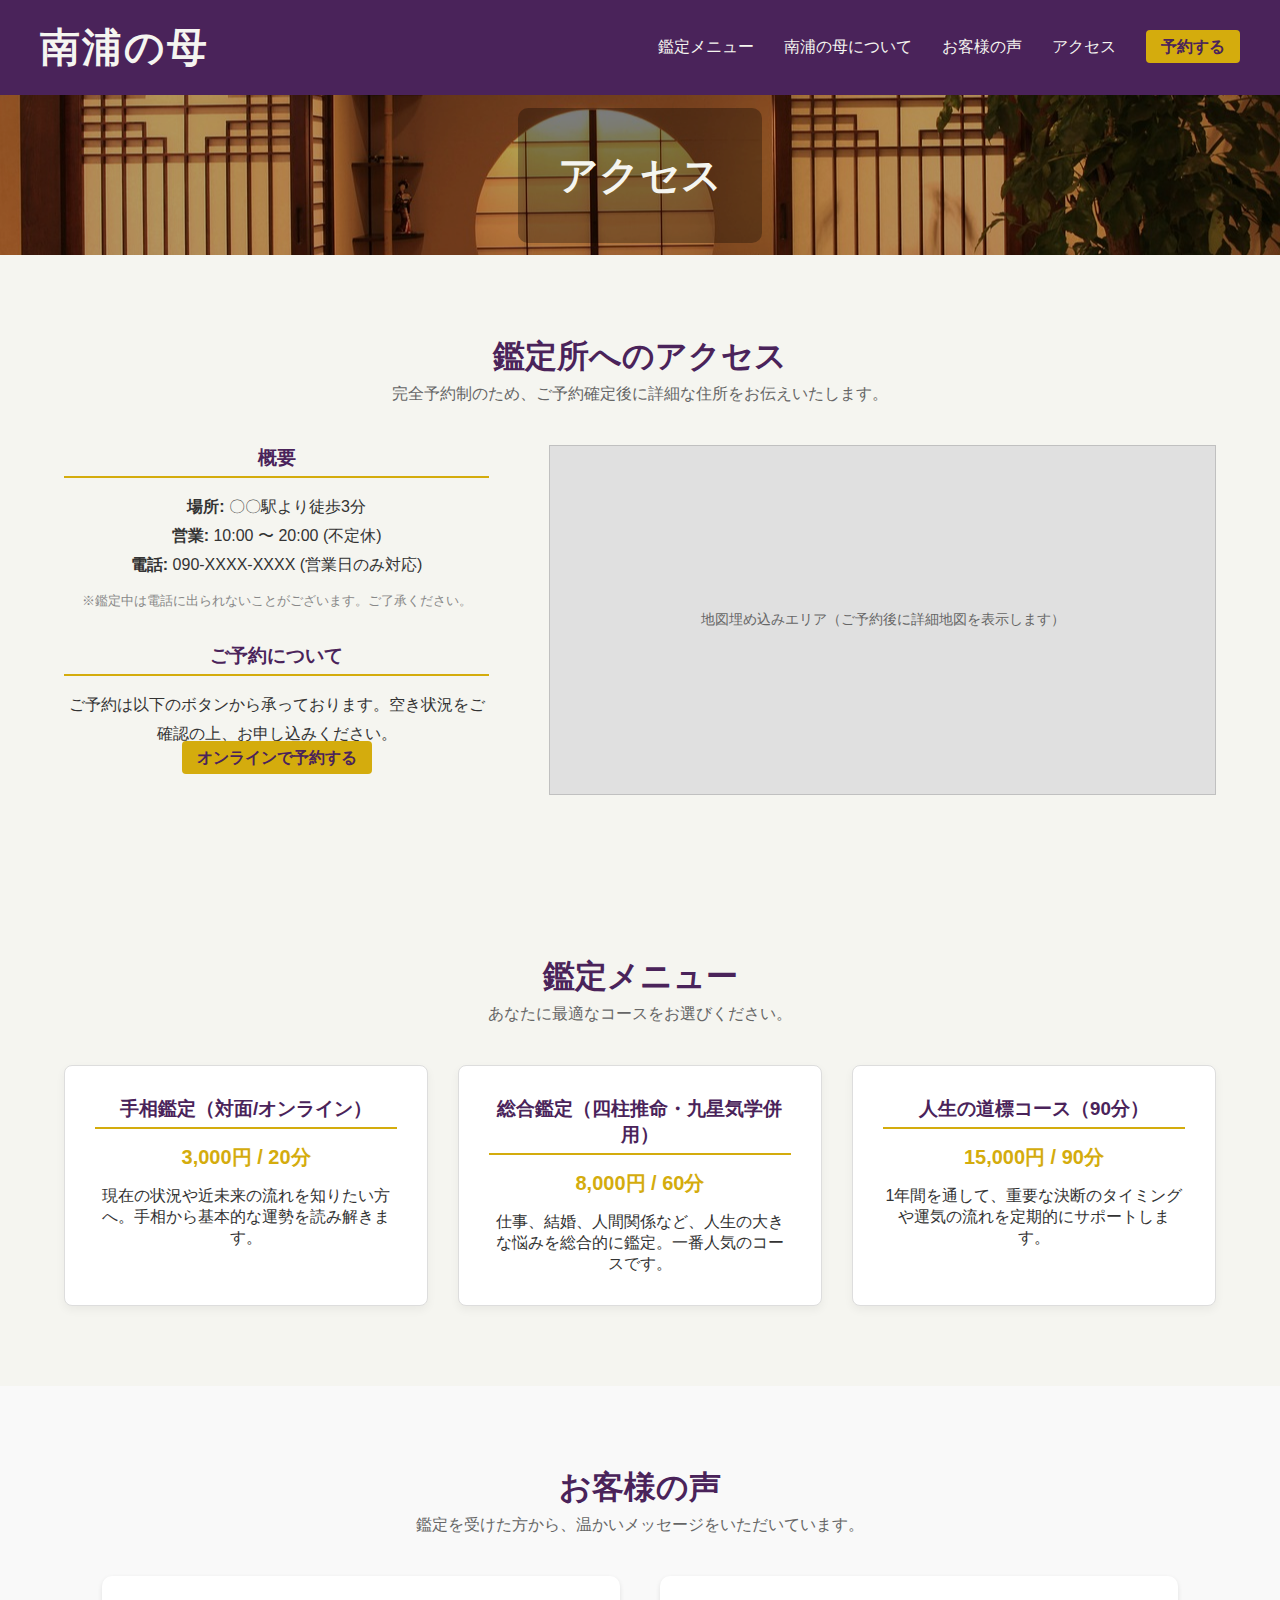
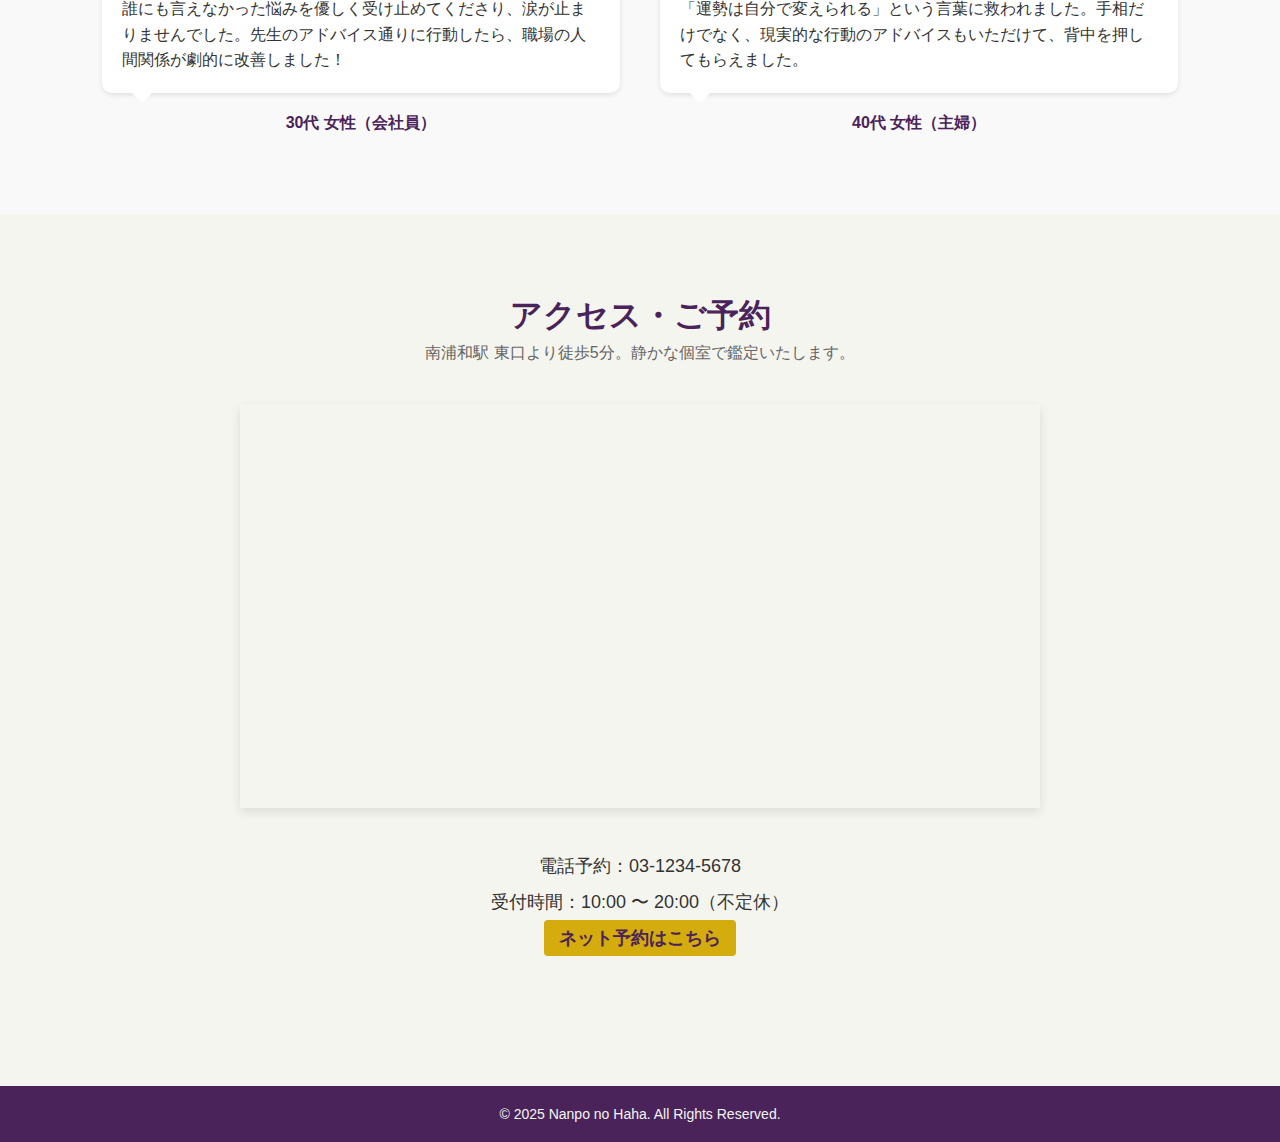
<file: contact.html>
<!DOCTYPE html>
<html lang="ja">
<head>
    <meta charset="UTF-8">
    <meta name="viewport" content="width=device-width, initial-scale=1.0">
    <title>南浦の母 | 公式サイト</title>
    
    <link rel="stylesheet" href="style.css">
</head>
<body>

    <body>

    <header class="main-header">
        <a href="index.html" class="logo">南浦の母</a>
        <nav class="main-nav">
            <ul>
               <li><a href="menu-detail.html">鑑定メニュー</a></li> 
        
               <li><a href="profile.html">南浦の母について</a></li> 

               <li><a href="#reviews">お客様の声</a></li>
               <li><a href="contact.html">アクセス</a></li>
               <li><a href="contact.html" class="cta-button">予約する</a></li>
            </ul>
        </nav>
    </header>
    <section class="hero inner-hero">
        <div class="hero-content">
            <h1>アクセス</h1>
        
        </div></section>
    <section id="contact-content" class="section-padding">
    <h2>鑑定所へのアクセス</h2>
    <p class="section-subtitle">完全予約制のため、ご予約確定後に詳細な住所をお伝えいたします。</p>

    <div class="access-container">
        <div class="access-info">
            <h3>概要</h3>
            <p><strong>場所:</strong> 〇〇駅より徒歩3分</p>
            <p><strong>営業:</strong> 10:00 〜 20:00 (不定休)</p>
            <p><strong>電話:</strong> 090-XXXX-XXXX (営業日のみ対応)</p>
            <p class="note">※鑑定中は電話に出られないことがございます。ご了承ください。</p>

            <h3 style="margin-top: 30px;">ご予約について</h3>
            <p>ご予約は以下のボタンから承っております。空き状況をご確認の上、お申し込みください。</p>
            
            <a href="#" class="cta-button">オンラインで予約する</a>
        </div>

        <div class="map-area">
            <div class="map-placeholder">
                
                <p>地図埋め込みエリア（ご予約後に詳細地図を表示します）</p>
            </div>
        </div>
    </div>
</section>
    <section id="menu" class="section-padding">
        <h2>鑑定メニュー</h2>
        <p class="section-subtitle">あなたに最適なコースをお選びください。</p>

        <div class="menu-container">
            <div class="menu-card">
                <h3>手相鑑定（対面/オンライン）</h3>
                <p class="price">3,000円 / 20分</p>
                <p>現在の状況や近未来の流れを知りたい方へ。手相から基本的な運勢を読み解きます。</p>
            </div>
            
            <div class="menu-card">
                <h3>総合鑑定（四柱推命・九星気学併用）</h3>
                <p class="price">8,000円 / 60分</p>
                <p>仕事、結婚、人間関係など、人生の大きな悩みを総合的に鑑定。一番人気のコースです。</p>
            </div>
            
            <div class="menu-card">
                <h3>人生の道標コース（90分）</h3>
                <p class="price">15,000円 / 90分</p>
                <p>1年間を通して、重要な決断のタイミングや運気の流れを定期的にサポートします。</p>
            </div>
        </div>
    </section>
   <section id="reviews" class="section-padding" style="background-color: #f9f9f9;">
        <h2>お客様の声</h2>
        <p class="section-subtitle">鑑定を受けた方から、温かいメッセージをいただいています。</p>

        <div class="reviews-container">
            <div class="review-item">
                <div class="review-bubble">
                    誰にも言えなかった悩みを優しく受け止めてくださり、涙が止まりませんでした。先生のアドバイス通りに行動したら、職場の人間関係が劇的に改善しました！
                </div>
                <div class="reviewer-name">30代 女性（会社員）</div>
            </div>

            <div class="review-item">
                <div class="review-bubble">
                    「運勢は自分で変えられる」という言葉に救われました。手相だけでなく、現実的な行動のアドバイスもいただけて、背中を押してもらえました。
                </div>
                <div class="reviewer-name">40代 女性（主婦）</div>
            </div>
        </div>
    </section>
    <section id="access" class="section-padding">
        <h2>アクセス・ご予約</h2>
        <p class="section-subtitle">南浦和駅 東口より徒歩5分。静かな個室で鑑定いたします。</p>

        <div class="map-container">
            <iframe src="https://www.google.com/maps/embed?pb=!1m18!1m12!1m3!1d3236.568453413813!2d139.6669931762955!3d35.81985922421396!2m3!1f0!2f0!3f0!3m2!1i1024!2i768!4f13.1!3m3!1m2!1s0x60189360c7760971%3A0x7d6560965377038e!2z5Y2X5rWm5ZKM6aeF!5e0!3m2!1sja!2sjp!4v1709600000000!5m2!1sja!2sjp" width="100%" height="400" style="border:0;" allowfullscreen="" loading="lazy" referrerpolicy="no-referrer-when-downgrade"></iframe>
        </div>

        <div class="contact-info">
            <p>電話予約：03-1234-5678</p>
            <p>受付時間：10:00 〜 20:00（不定休）</p>
            <a href="#" class="cta-button">ネット予約はこちら</a>
        </div>
    </section>
    <footer id="main-footer">
        <p>&copy; 2025 Nanpo no Haha. All Rights Reserved.</p>
    </footer>
    <script src="script.js"></script>
</body>
    

    <script src="script.js"></script>
</body>
</html>
</file>
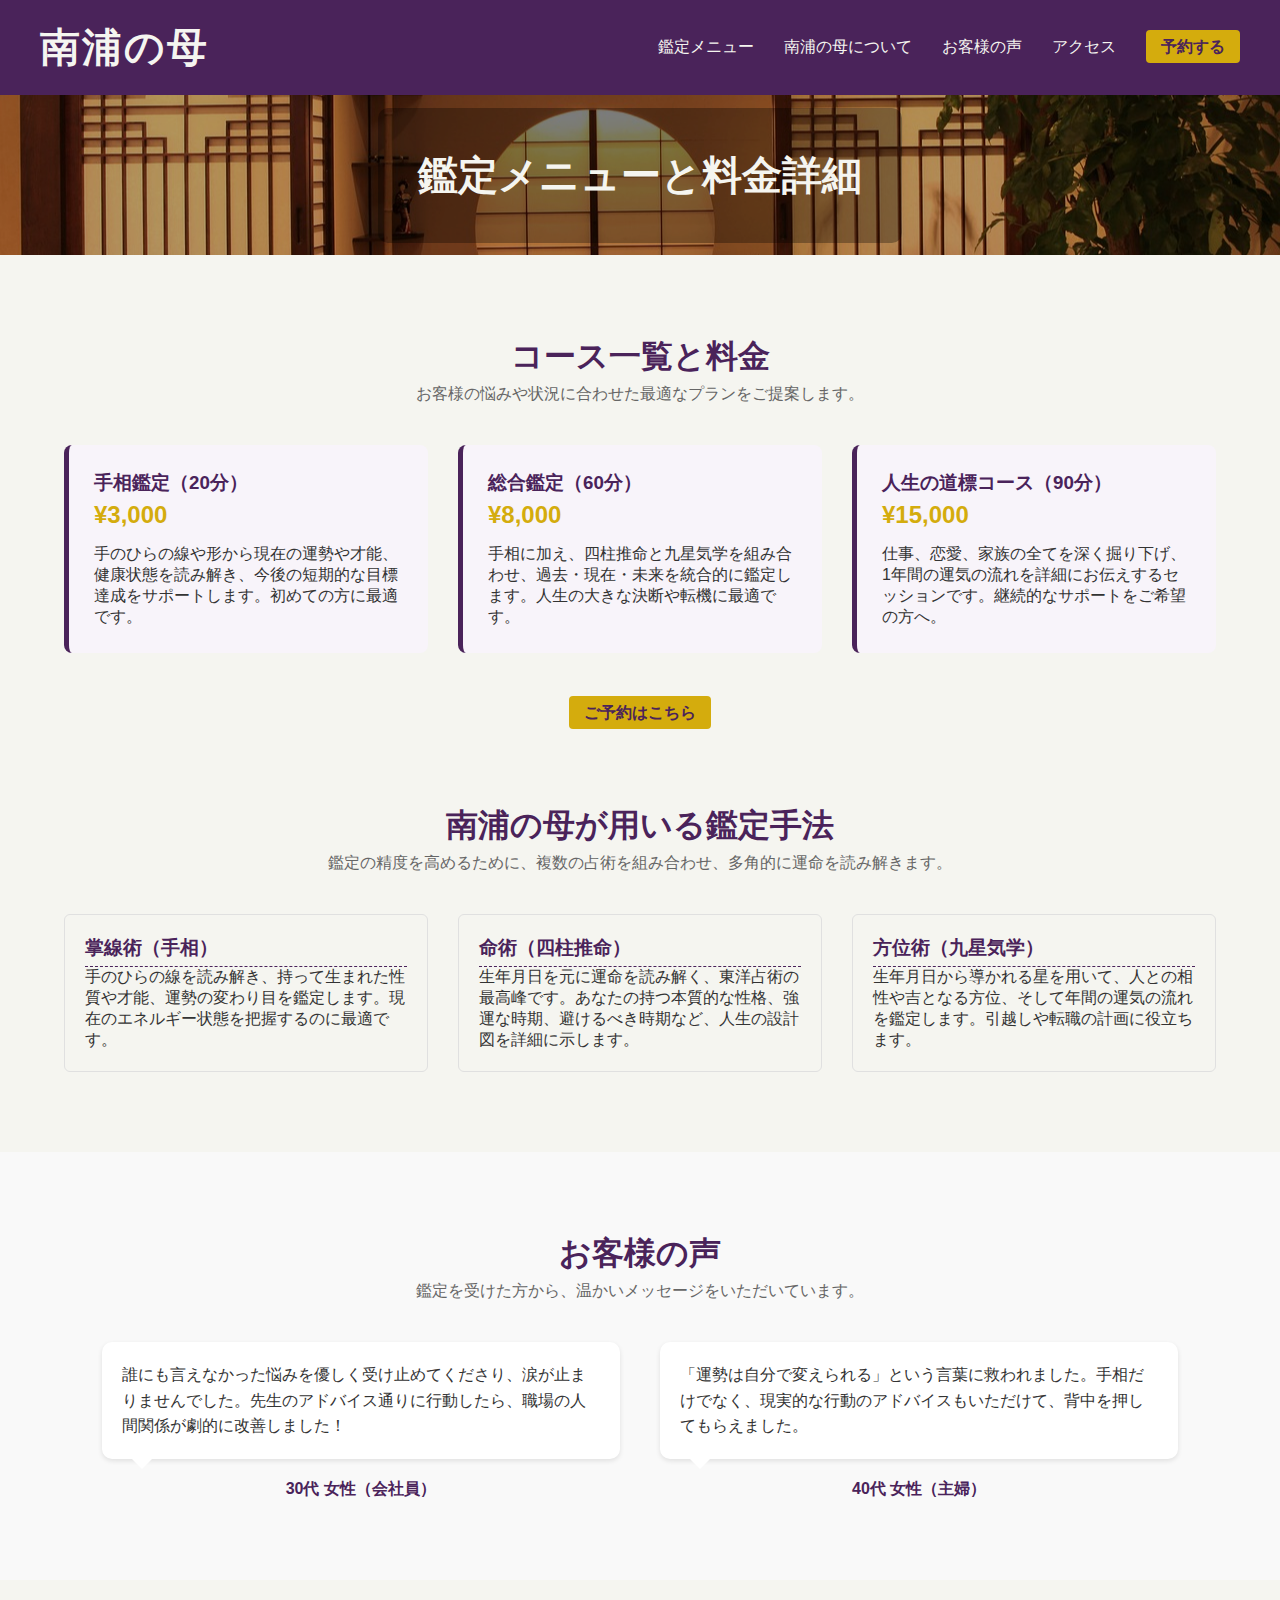
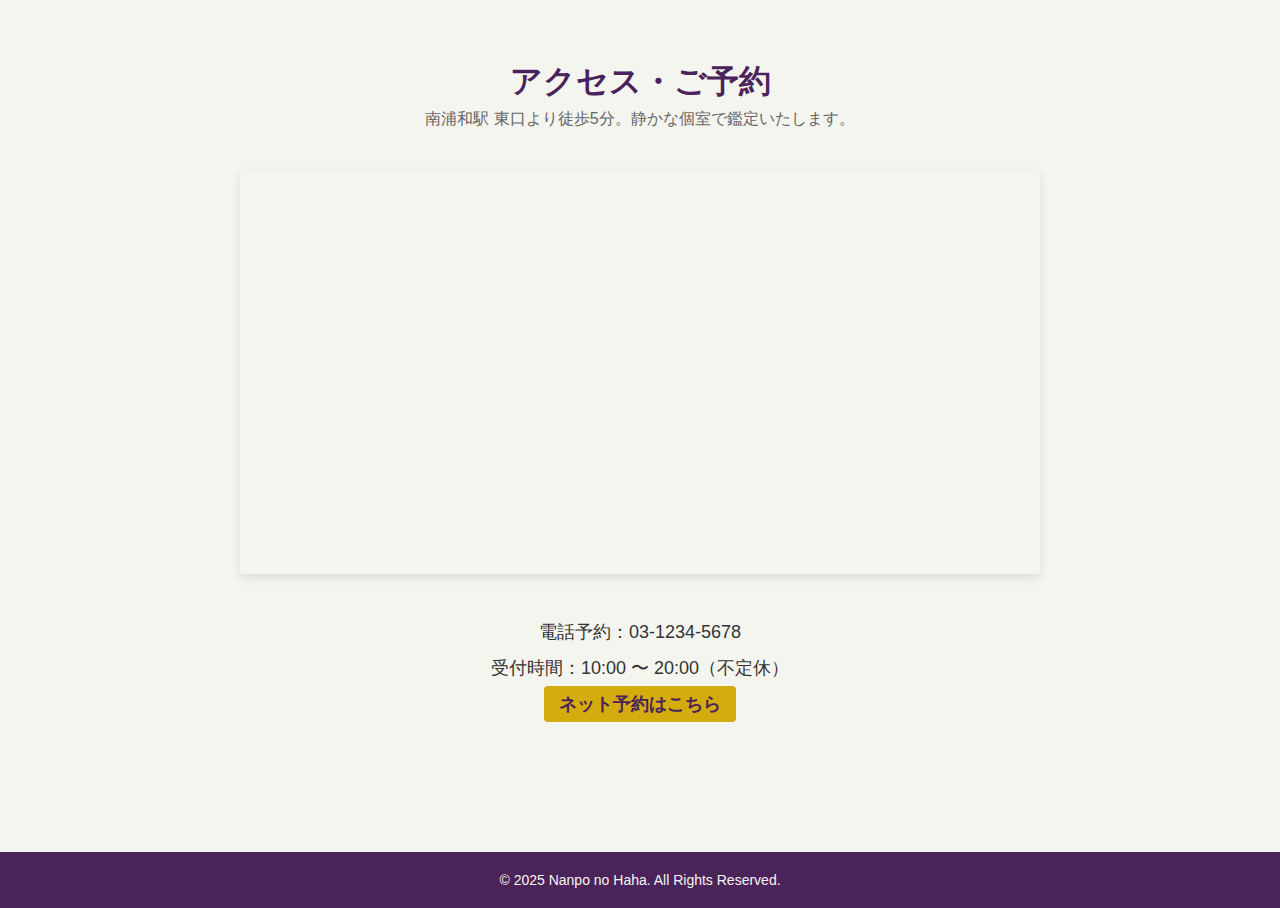
<file: menu-detail.html>
<!DOCTYPE html>
<html lang="ja">
<head>
    <meta charset="UTF-8">
    <meta name="viewport" content="width=device-width, initial-scale=1.0">
    <title>南浦の母 | 公式サイト</title>
    
    <link rel="stylesheet" href="style.css">
</head>
<body>

    <body>

    <header class="main-header">
        <a href="index.html" class="logo">南浦の母</a>
        <nav class="main-nav">
            <ul>
               <li><a href="menu-detail.html">鑑定メニュー</a></li> 
        
               <li><a href="profile.html">南浦の母について</a></li> 

               <li><a href="#reviews">お客様の声</a></li>
               <li><a href="contact.html">アクセス</a></li>
               <li><a href="contact.html" class="cta-button">予約する</a></li>
            </ul>
        </nav>
    </header>
    <section class="hero inner-hero"> 
       <div class="hero-content">
          <h1>鑑定メニューと料金詳細</h1> 
       </div>
    </section>
    <section id="menu-detail-content" class="section-padding">
    <h2>コース一覧と料金</h2>
    <p class="section-subtitle">お客様の悩みや状況に合わせた最適なプランをご提案します。</p>

    <div class="menu-list">
        <div class="menu-item">
            <h3>手相鑑定（20分）</h3>
            <p class="price">¥3,000</p>
            <p>手のひらの線や形から現在の運勢や才能、健康状態を読み解き、今後の短期的な目標達成をサポートします。初めての方に最適です。</p>
        </div>

        <div class="menu-item">
            <h3>総合鑑定（60分）</h3>
            <p class="price">¥8,000</p>
            <p>手相に加え、四柱推命と九星気学を組み合わせ、過去・現在・未来を統合的に鑑定します。人生の大きな決断や転機に最適です。</p>
        </div>
        
        <div class="menu-item">
            <h3>人生の道標コース（90分）</h3>
            <p class="price">¥15,000</p>
            <p>仕事、恋愛、家族の全てを深く掘り下げ、1年間の運気の流れを詳細にお伝えするセッションです。継続的なサポートをご希望の方へ。</p>
        </div>
    </div>
    
    <div style="text-align: center; margin-top: 40px;">
        <a href="#" class="cta-button">ご予約はこちら</a>
    </div>

    <h2 style="margin-top: 80px;">南浦の母が用いる鑑定手法</h2>
    <p class="section-subtitle">鑑定の精度を高めるために、複数の占術を組み合わせ、多角的に運命を読み解きます。</p>
    
    <div class="method-container">
        <div class="method-box">
            <h3>掌線術（手相）</h3>
            <p>手のひらの線を読み解き、持って生まれた性質や才能、運勢の変わり目を鑑定します。現在のエネルギー状態を把握するのに最適です。</p>
        </div>
        
        <div class="method-box">
            <h3>命術（四柱推命）</h3>
            <p>生年月日を元に運命を読み解く、東洋占術の最高峰です。あなたの持つ本質的な性格、強運な時期、避けるべき時期など、人生の設計図を詳細に示します。</p>
        </div>
        
        <div class="method-box">
            <h3>方位術（九星気学）</h3>
            <p>生年月日から導かれる星を用いて、人との相性や吉となる方位、そして年間の運気の流れを鑑定します。引越しや転職の計画に役立ちます。</p>
        </div>
    </div>
</section>
   <section id="reviews" class="section-padding" style="background-color: #f9f9f9;">
        <h2>お客様の声</h2>
        <p class="section-subtitle">鑑定を受けた方から、温かいメッセージをいただいています。</p>

        <div class="reviews-container">
            <div class="review-item">
                <div class="review-bubble">
                    誰にも言えなかった悩みを優しく受け止めてくださり、涙が止まりませんでした。先生のアドバイス通りに行動したら、職場の人間関係が劇的に改善しました！
                </div>
                <div class="reviewer-name">30代 女性（会社員）</div>
            </div>

            <div class="review-item">
                <div class="review-bubble">
                    「運勢は自分で変えられる」という言葉に救われました。手相だけでなく、現実的な行動のアドバイスもいただけて、背中を押してもらえました。
                </div>
                <div class="reviewer-name">40代 女性（主婦）</div>
            </div>
        </div>
    </section>
    <section id="access" class="section-padding">
        <h2>アクセス・ご予約</h2>
        <p class="section-subtitle">南浦和駅 東口より徒歩5分。静かな個室で鑑定いたします。</p>

        <div class="map-container">
            <iframe src="https://www.google.com/maps/embed?pb=!1m18!1m12!1m3!1d3236.568453413813!2d139.6669931762955!3d35.81985922421396!2m3!1f0!2f0!3f0!3m2!1i1024!2i768!4f13.1!3m3!1m2!1s0x60189360c7760971%3A0x7d6560965377038e!2z5Y2X5rWm5ZKM6aeF!5e0!3m2!1sja!2sjp!4v1709600000000!5m2!1sja!2sjp" width="100%" height="400" style="border:0;" allowfullscreen="" loading="lazy" referrerpolicy="no-referrer-when-downgrade"></iframe>
        </div>

        <div class="contact-info">
            <p>電話予約：03-1234-5678</p>
            <p>受付時間：10:00 〜 20:00（不定休）</p>
            <a href="#" class="cta-button">ネット予約はこちら</a>
        </div>
    </section>
    <footer id="main-footer">
        <p>&copy; 2025 Nanpo no Haha. All Rights Reserved.</p>
    </footer>
    <script src="script.js"></script>
</body>
    

    <script src="script.js"></script>
</body>
</html>
</file>
<file: style.css>
/* ---------------------------------------------------------------------- */
/* 0. リセットCSS (ブラウザの初期設定を統一) */
/* ---------------------------------------------------------------------- */
* {
    margin: 0;
    padding: 0;
    box-sizing: border-box; /* paddingやborderを含めてサイズ計算するお作法 */
}

a {
    text-decoration: none; /* リンクの下線を消す */
    color: inherit; /* リンクの色を親要素から引き継ぐ */
}

li {
    list-style: none; /* リストの点（黒丸）を消す */
}

html {
    scroll-behavior: smooth;
}

/* ---------------------------------------------------------------------- */
/* 1. 全体の基本設定 (フォントと背景) */
/* ---------------------------------------------------------------------- */
body {
    background-color: #F5F5F0; /* ベースカラー（生成り色） */
    font-family: "Hiragino Kaku Gothic ProN", "メイリオ", sans-serif; /* 読みやすいフォントを設定 */
    color: #333333; /* テキストカラー */
}
/* ---------------------------------------------------------------------- */
/* 99. ハンバーガーメニューの基本設定 (PCでは非表示) */
/* ---------------------------------------------------------------------- */
.hamburger-menu-button {
    /* PCでは完全に非表示にする */
    display: none; 
}

/* ---------------------------------------------------------------------- */
/* 2. ヘッダーのデザイン (Flexboxで横並びに) */
/* ---------------------------------------------------------------------- */
.main-header {
    /* メインカラー（紫）を背景に */
    background-color: #4A235A;
    /* 文字の色を白っぽく */
    color: #F5F5F0; 
    
    /* Flexboxでロゴとナビゲーションを横並びにする */
    display: flex;
    justify-content: space-between; /* 両端に寄せる */
    align-items: center; /* 上下に中央寄せ */

    padding: 20px 40px; /* 上下左右に余白を設定 */
    box-shadow: 0 4px 6px rgba(0, 0, 0, 0.1); /* 影をつけて立体感を出す */
}

/* ロゴのデザイン */
.logo {
    font-size: 40px;
    font-weight: bold;
    letter-spacing: 2px; /* 文字間隔を少し開けて高級感を出す */
}

/* ナビゲーションのデザイン */
.main-nav ul {
    display: flex; /* リストの項目を横並びにする */
    gap: 30px; /* 項目間の間隔を設定 */
}

.main-nav a:hover {
    opacity: 0.8; /* マウスオーバーで少し薄くする */
}

/* 「予約する」ボタンのデザイン */
.cta-button {
    background-color: #D4AC0D; /* アクセントカラー（金） */
    color: #4A235A; /* 文字色はメインカラー（紫） */
    padding: 8px 15px;
    border-radius: 4px;
    font-weight: bold;
    transition: background-color 0.3s; /* 色が変わるアニメーション */
}

.cta-button:hover {
    background-color: #e6c533; /* マウスオーバーで少し明るい金色に */
}


/* ---------------------------------------------------------------------- */
/* 3. メインビジュアル (ヒーローセクション) のデザイン */
/* ---------------------------------------------------------------------- */
.hero {
    /* 背景画像を設定（今回は仮の画像） */
    background-image: url('hero.jpg');
    background-size: cover; /* 画面全体に画像を拡大縮小して表示 */
    background-position: center; /* 画像を中央に配置 */
    
    /* 高さを画面の約70%に設定 */
    height: 70vh;
    /* 文字を中央に配置するためのFlexbox設定 */
    display: flex;
    justify-content: center;
    align-items: center;
    text-align: center;
    
    color: #F5F5F0; /* 文字色を生成り色に */
}

.hero-content {
    padding: 20px;
    /* 背景画像を暗くして文字を読みやすくするオーバーレイの代わり */
    background-color: rgba(0, 0, 0, 0.3);
    padding: 40px;
    border-radius: 10px;
}

.catchphrase-small {
    font-size: 18px;
    margin-bottom: 10px;
}

.catchphrase-main {
    font-size: 48px;
    margin-bottom: 20px;
    /* 明朝体で信頼感を出す */
    font-family: serif; 
    font-weight: 300;
    color:#ffffff;
}

.tagline {
    font-size: 16px;
}


/* ---------------------------------------------------------------------- */
/* 4. 運勢ボタンのデザイン */
/* ---------------------------------------------------------------------- */
#fortune-button {
    font-size: 20px;
    padding: 12px 30px;
    margin-top: 25px;
    cursor: pointer; /* マウスを上に乗せると指のマークにする */
    border: none;
    border-radius: 5px;
}

#fortune-result {
    margin-top: 15px;
    font-size: 20px;
    font-weight: bold;
    color: #FFD700; /* 結果は明るい金色で目立たせる */
    min-height: 25px; /* 結果が出るまで場所を確保 */
}
/* ---------------------------------------------------------------------- */
/* 5. 鑑定メニューセクションのデザイン */
/* ---------------------------------------------------------------------- */
/* 全セクション共通の上下の余白 */
.section-padding {
    padding: 80px 5%; 
    text-align: center;
}

h2 {
    font-size: 32px;
    margin-bottom: 5px;
    color: #4A235A; /* メインカラー */
}

.section-subtitle {
    margin-bottom: 40px;
    color: #666;
}

/* メニューカードのコンテナ（Flexboxで横並び） */
.menu-container {
    display: flex;
    gap: 30px; /* カード間の隙間 */
    justify-content: center;
}

/* 各メニューカードのデザイン */
.menu-card {
    width: calc(33.33% - 20px); /* 1/3の幅から隙間を引いたサイズ */
    padding: 30px;
    background-color: #ffffff; /* 白いカード背景 */
    border: 1px solid #ddd;
    border-radius: 8px;
    box-shadow: 0 4px 10px rgba(0, 0, 0, 0.05); /* 影で立体感を出す */
    transition: transform 0.3s;
}

.menu-card:hover {
    transform: translateY(-5px); /* マウスオーバーで少し持ち上がるアニメーション */
    box-shadow: 0 8px 15px rgba(0, 0, 0, 0.1);
}

.menu-card h3 {
    color: #4A235A;
    margin-bottom: 15px;
    border-bottom: 2px solid #D4AC0D; /* 金色の下線 */
    padding-bottom: 5px;
}

.price {
    font-size: 20px;
    font-weight: bold;
    color: #D4AC0D; /* 金色で強調 */
    margin-bottom: 15px;
}
/* ---------------------------------------------------------------------- */
/* 6. お客様の声セクションのデザイン */
/* ---------------------------------------------------------------------- */
.reviews-container {
    display: flex;
    justify-content: center;
    gap: 40px;
    flex-wrap: wrap; /* スマホなどで幅が狭いときは折り返す */
}

.review-item {
    width: 45%; /* 画面の約半分ずつ使う */
    min-width: 300px; /* 小さくなりすぎないように */
}

/* 吹き出し本体 */
.review-bubble {
    background-color: #fff;
    padding: 20px;
    border-radius: 10px;
    position: relative; /* 三角形の位置の基準にする */
    box-shadow: 0 2px 5px rgba(0,0,0,0.1);
    margin-bottom: 20px;
    text-align: left;
    line-height: 1.6;
}

/* 吹き出しの「三角形」を作る魔法のコード */
.review-bubble::after {
    content: "";
    position: absolute;
    bottom: -10px; /* 本体の下に配置 */
    left: 30px; /* 左から30pxの位置 */
    border-top: 10px solid #fff; /* 上が白（本体と同じ色） */
    border-left: 10px solid transparent; /* 左は透明 */
    border-right: 10px solid transparent; /* 右も透明 */
    /* これで下向きの三角形に見える！ */
}

.reviewer-name {
    font-weight: bold;
    color: #4A235A;
}
/* ---------------------------------------------------------------------- */
/* 7. アクセス & フッターのデザイン */
/* ---------------------------------------------------------------------- */
.map-container {
    max-width: 800px;
    margin: 0 auto 40px; /* 中央寄せして、下に余白 */
    box-shadow: 0 4px 10px rgba(0,0,0,0.1);
}

.contact-info {
    font-size: 18px;
    line-height: 2;
}

/* フッターのデザイン */
#main-footer {
    background-color: #4A235A; /* ヘッダーと同じ紫 */
    color: #F5F5F0;
    text-align: center;
    padding: 20px;
    font-size: 14px;
    margin-top: 50px;
}
/* ---------------------------------------------------------------------- */
/* 8. メインビジュアルの文字の読みにくさ改善 (コントラスト調整) */
/* ---------------------------------------------------------------------- */

/* ヒーローセクションを基準点にする */
.hero {
    position: relative; /* ここを基準に::beforeの位置を決定する */
    z-index: 1; 
}

/* 背景画像の上に乗せる半透明の膜を作成 */
.hero::before {
    content: ""; /* 擬似要素には必ずcontentが必要 */
    position: absolute; /* 親要素(.hero)を基準に配置 */
    top: 0;
    left: 0;
    right: 0;
    bottom: 0;
    
    /* 半透明の黒色を設定 (30%の透明度) */
    background-color: rgba(0, 0, 0, 0.3); 
    
    z-index: 2; /* 背景画像(z-index:1)より少し上にする */
}

/* 文字（コンテンツ）を半透明の膜よりさらに上に出す */
.hero-content {
    z-index: 3; /* 一番上に表示されるようにする */
    position: relative; /* z-indexを効かせるために必要 */
}
/* ---------------------------------------------------------------------- */
/* 9. プロフィールページのデザイン */
/* ---------------------------------------------------------------------- */
.profile-container {
    max-width: 900px;
    margin: 0 auto;
    display: flex; /* 写真と文章を横並びにする */
    gap: 50px;
    align-items: flex-start; /* 上揃え */
    text-align: left;
}

.profile-photo {
    flex-basis: 300px; /* 写真エリアの幅を固定 */
    flex-shrink: 0; /* 幅が縮まないようにする */
}

.profile-text {
    flex-grow: 1; /* 残りのスペースを全て文章に使う */
}

.profile-text h3 {
    color: #4A235A;
    margin-top: 0;
    margin-bottom: 10px;
    border-bottom: 2px solid #D4AC0D; 
    padding-bottom: 5px;
}

.profile-text p {
    margin-bottom: 20px;
}

/* スマホ対応（写真と文章を縦並びにする） */
@media (max-width: 768px) {
    .profile-container {
        flex-direction: column;
        align-items: center;
        text-align: center;
    }
}
/* ---------------------------------------------------------------------- */
/* 10. 内側ページ専用のヘッダーデザイン（最終確定版） */
/* ---------------------------------------------------------------------- */

.inner-hero {
    /* 高さを確実に固定する */
    padding-top: 80px !important; 
    padding-bottom: 80px !important;
    height: 100px;
}

.inner-hero .hero-content {
    /* 強い transform/top/min-height の設定を無効化 */
    transform: none !important; 
    top: auto !important; 
    min-height: auto !important; 
}

/* タイトルサイズも確実に指定 */
.inner-hero .hero-content h1 {
    font-size: 40px !important; 
}

/* ★背景画像を強制的に元のサイズに抑える設定（最後の防波堤） */
.inner-hero::before {
    height: 100% !important; /* 親要素の高さに強制的に合わせる */
    min-height: auto !important;
}
/* ---------------------------------------------------------------------- */
/* 11. 鑑定メニュー詳細ページのデザイン */
/* ---------------------------------------------------------------------- */
.menu-list {
    display: grid;
    /* 3列で配置し、均等な幅にする */
    grid-template-columns: repeat(3, 1fr); 
    gap: 30px;
    margin-bottom: 50px;
}

.menu-item {
    background-color: #F8F4FA; 
    padding: 25px;
    border-radius: 8px;
    border-left: 5px solid #4A235A; /* メインカラーの線で強調 */
    text-align: left;
}

.menu-item h3 {
    color: #4A235A;
}

.menu-item .price {
    font-size: 24px;
    font-weight: bold;
    color: #D4AC0D; /* ゴールドカラー */
    margin-top: 5px;
    margin-bottom: 15px;
}

/* 占術手法のボックスデザイン */
.method-container {
    display: grid;
    grid-template-columns: repeat(3, 1fr);
    gap: 30px;
    margin-top: 30px;
}

.method-box {
    border: 1px solid #E0E0E0;
    padding: 20px;
    border-radius: 6px;
    text-align: left;
}

.method-box h3 {
    color: #4A235A;
    border-bottom: 1px dashed #4A235A;
    padding-bottom: 5px;
}

/* スマホ対応 */
@media (max-width: 768px) {
    .menu-list, .method-container {
        /* スマホでは縦一列にする */
        grid-template-columns: 1fr; 
    }
}
/* ---------------------------------------------------------------------- */
/* 12. アクセス・お問い合わせページのデザイン */
/* ---------------------------------------------------------------------- */

.access-container {
    display: flex;
    gap: 40px;
    align-items: flex-start; /* 上揃え */
    margin-top: 40px;
}

.access-info {
    flex-basis: 40%; 
    padding-right: 20px;
}

.map-area {
    flex-basis: 60%;
}

.map-placeholder {
    width: 100%;
    height: 350px;
    background-color: #E0E0E0;
    border: 1px solid #C0C0C0;
    display: flex;
    flex-direction: column;
    justify-content: center;
    align-items: center;
    color: #666;
    font-size: 14px;
}

.access-info h3 {
    color: #4A235A;
    border-bottom: 2px solid #D4AC0D;
    padding-bottom: 5px;
    margin-bottom: 15px;
}

.access-info p {
    line-height: 1.8;
}

.access-info .note {
    font-size: 13px;
    color: #888;
    margin-top: 10px;
}

/* スマホ対応 */
@media (max-width: 768px) {
    .access-container {
        flex-direction: column; /* 縦積み */
    }
}


/* ============================================== */
/* === スマホ専用スタイル (768px以下) 【★ハンバーガーメニューとレイアウト修正エリア★】 === */
/* ============================================== */
@media (max-width: 768px) {
    
    /* ------------------- ヘッダーの修正（確定版） ------------------- */
    
    /* ヘッダー全体を基準に、ボタンを絶対配置できるようにする */
    .main-header {
        position: relative; 
        display: block; 
        padding: 15px;
        height: auto; 
    }
    
    /* ロゴ（南浦の母）の調整 */
    .logo {
        display: inline-block;
        font-size: 24px;
        width: 100%; 
        text-align: left;
    }

    /* ------------------- ハンバーガーボタンの描画 ------------------- */
    
    /* 1. ボタン本体のデザインと表示設定 */
    .hamburger-menu-button {
        display: block; /* PCで消したものをスマホでは表示する */
        position: absolute; 
        top: 15px; 
        right: 15px;
        width: 30px;
        height: 30px;
        background: none;
        border: none;
        cursor: pointer;
        z-index: 20; 
    }

    /* 2. ボタンの中の3本線 (span) のデザイン */
    .hamburger-menu-button span {
        display: block;
        width: 100%;
        height: 2px; 
        background-color: #F5F5F0; 
        margin-bottom: 6px; 
        transition: transform 0.3s, opacity 0.3s; 
    }

    /* 3. ナビゲーションメニュー本体の設定 */
    .main-nav {
        position: fixed;
        top: 0;
        left: 0;
        width: 100%;
        height: 100vh; 
        background-color: rgba(74, 35, 90, 0.95); 
        z-index: 15;
        transform: translateX(-100%); /* 最初は画面外に隠す */
        transition: transform 0.4s ease-out; 
    }
    
    /* 4. スマホでメニューを縦積みする */
    .main-nav ul {
        flex-direction: column;
        padding: 100px 0 0 0;
        gap: 20px;
        align-items: center;
    }
    
    /* 5. 予約ボタンのデザインを縦積みに合わせる */
    .main-nav ul li .cta-button {
        position: static; 
        display: block;
        width: 200px;
        margin-top: 20px;
    }
    
    /* 6. JSが付けた「open」クラスの動き */
    .main-nav.open {
        transform: translateX(0%); /* 画面内にスライド */
    }

    .hamburger-menu-button.open span:nth-child(1) {
        transform: translateY(8px) rotate(45deg);
    }
    .hamburger-menu-button.open span:nth-child(2) {
        opacity: 0;
    }
    .hamburger-menu-button.open span:nth-child(3) {
        transform: translateY(-8px) rotate(-45deg);
    }

    /* ------------------- 全ページの鑑定メニュー修正 ------------------- */

    /* 1. 全ページ共通のメニューコンテナを縦並びに強制 */
    .menu-container {
        /* FlexboxやGridを無効化し、ブロック要素（縦並び）として振る舞わせる */
        display: block !important; 
        width: 100%;
    }
    
    /* 2. 各メニューカード（項目）の幅を100%にする */
    .menu-card {
        width: 90% !important; /* 90%にして左右に少し余白を作る */
        margin: 0 auto 20px auto !important; /* 中央寄せにし、下に20pxの隙間を作る */
        padding: 15px;
    }

    /* 3. メニュー詳細ページ用の追加調整（grid-template-columnsは上記11で定義済み） */
    .menu-list, .method-container {
        /* この設定は上記11のメディアクエリに上書きされますが、安全のためここに残します */
        grid-template-columns: 1fr !important; 
        gap: 30px; 
        padding: 20px;
    }

    /* ------------------- アクセスページの予約ボタン修正（確定版） ------------------- */
    
    /* 1. 予約ボタン（cta-button）の修正 */
    #contact-content .cta-button {
        display: block !important; /* ブロック要素に変更し、中央寄せを効かせる */
        width: 85%;      
        max-width: 300px; 
        margin: 20px auto 30px auto !important; /* 上20px、下30pxの余白を確保し、中央寄せに強制 */
        font-size: 16px;
        padding: 10px 0;
    }
    
    /* 2. ボタン直前のテキスト（<p>タグ）の下の余白を調整 */
    #contact-content p {
        margin-bottom: 5px; 
        padding: 0 10px;
    }
    
    /* ------------------- モーダルのスマホ対応 ------------------- */
    /* モーダルが画面いっぱいに広がりすぎないように調整 */
    .modal-content {
        margin: 20px auto; 
    }

} /* 【★レイアウト崩れの原因であった、@media の閉じカッコをここで追加★】 */

/* ================================================== */
/* 4. 予約モーダルウィンドウ（フォーム）のスタイル */
/* ================================================== */

/* 1. モーダル本体（画面全体を覆い隠す部分） */
.modal {
    display: none; /* 初期状態では完全に非表示にする */
    position: fixed; /* 画面に固定する */
    z-index: 100; /* 全てのコンテンツより最前面に表示する */
    left: 0;
    top: 0;
    width: 100%;
    height: 100%;
    overflow: auto; /* 内容が画面より大きくなったらスクロール可能にする */
    background-color: rgba(0, 0, 0, 0.8); /* 半透明の黒で背景を暗くする */
    padding-top: 50px; /* フォームを少し下にずらす */
}

/* 2. モーダルの中身（白いウィンドウ部分） */
.modal-content {
    background-color: #fefefe;
    margin: 5% auto; /* 上下に余白を作り、中央に配置 */
    padding: 30px;
    border-radius: 8px;
    width: 90%; 
    max-width: 500px; /* PCでは幅を制限し、見やすくする */
    position: relative;
    box-shadow: 0 4px 12px rgba(0, 0, 0, 0.2);
}

/* 3. フォームの入力項目 */
.form-group {
    margin-bottom: 20px;
}

.form-group label {
    display: block;
    margin-bottom: 5px;
    font-weight: bold;
    color: #4A235A; /* メインカラーに合わせて */
}

.modal-content input[type="text"],
.modal-content input[type="email"],
.modal-content input[type="datetime-local"],
.modal-content select,
.modal-content textarea {
    width: 100%;
    padding: 10px;
    border: 1px solid #ccc;
    border-radius: 4px;
    box-sizing: border-box; /* paddingを含めて幅100%になるようにする */
}

.modal-content textarea {
    resize: vertical; /* 縦方向のみリサイズ可能にする */
}

/* 4. 閉じるボタン（×印） */
.close-button {
    color: #aaa;
    float: right;
    font-size: 28px;
    font-weight: bold;
    cursor: pointer;
    line-height: 20px; /* 高さを調整 */
}

.close-button:hover,
.close-button:focus {
    color: #333;
    text-decoration: none;
    cursor: pointer;
}

/* 5. JavaScriptで付与する「open」クラスが適用された時のスタイル */
.modal.open {
    display: block; /* openクラスが付いたら表示する */
}
/* ================================================== */
/* 5. トップに戻るボタン（Scroll-to-Top Button）のスタイル */
/* ================================================== */
#scroll-to-top {
    /* 1. 配置設定：画面の右下に固定する */
    position: fixed; /* 画面に固定し、スクロールしても動かないようにする */
    bottom: 20px; /* 画面の下端から 20px 離す */
    right: 20px; /* 画面の右端から 20px 離す */
    
    /* 2. デザイン設定 */
    width: 50px;
    height: 50px;
    line-height: 50px; /* テキストを垂直方向に中央揃えにする（高さと同じ値に設定） */
    text-align: center; /* テキストを水平方向に中央揃えにする */
    
    background-color: #D4AC0D; /* アクセントカラー（金色） */
    color: #4A235A; /* 文字色（メインカラーの紫） */
    
    border: none;
    border-radius: 50%; /* 半径を50%にしてボタンを完全に円形にする */
    
    font-size: 24px; /* 矢印のサイズ */
    font-weight: bold;
    cursor: pointer; /* マウスオーバー時にカーソルを指の形にする */
    
    /* 3. 表示設定：最初は完全に非表示 */
    display: none; /* 初期状態ではボタンを非表示にする（JavaScriptで操作する） */
    
    /* 4. 重ね合わせ順序 */
    z-index: 90; /* モーダル（z-index: 100）よりは下、通常のコンテンツよりは上に配置 */
    
    /* 5. 装飾とアニメーション */
    box-shadow: 0 2px 5px rgba(0, 0, 0, 0.2);
    transition: background-color 0.3s ease; /* マウスオーバー時のアニメーションを滑らかに */
}

/* マウスオーバー時の色を変えて、クリックできることを強調 */
#scroll-to-top:hover {
    background-color: #e6c533; 
}
/* --- 【決定版】スマホ横向き（ランドスケープ）用の修正 --- */
@media screen and (max-height: 480px) and (orientation: landscape) {
  
  /* 1. ヘッダー周りの調整 */
  .main-header {
    padding: 5px 15px !important; /* 上下の余白をギュッと縮める */
    display: flex !important; /* 横並びを維持 */
  }

  .logo {
    font-size: 20px !important; /* 「南浦の母」の文字を小さく */
    width: auto !important; /* 幅を自動にして重なりを防ぐ */
  }

  /* 2. ナビゲーション（メニュー）の調整 */
  .main-nav {
    display: block !important; /* 非表示にならないように */
    position: static !important; /* 画面を覆わないように */
    height: auto !important; 
    width: auto !important;
    background: none !important;
    transform: none !important; /* スライド機能を一時的に無効化して横に並べる */
  }

  .main-nav ul {
    flex-direction: row !important; /* 縦並びではなく横並びにする */
    padding: 0 !important;
    gap: 15px !important; /* 項目同士の隙間を狭く */
  }

  .main-nav a {
    font-size: 12px !important; /* 文字をかなり小さくして一行に収める */
  }

  /* 3. メインビジュアル（ヒーローセクション）の調整 */
  .hero {
    height: 100vh !important; /* 高さを画面いっぱいに */
    padding-top: 50px !important;
  }

  .catchphrase-main {
    font-size: 28px !important; /* 「あなたの道標〜」を小さく */
    margin-bottom: 10px !important;
  }

  .catchphrase-small, .tagline {
    font-size: 14px !important; /* サブテキストも小さく */
  }

  /* 4. ボタンのサイズ調整 */
  #fortune-button {
    padding: 8px 20px !important;
    font-size: 16px !important;
    margin-top: 10px !important;
  }
}
</file>
